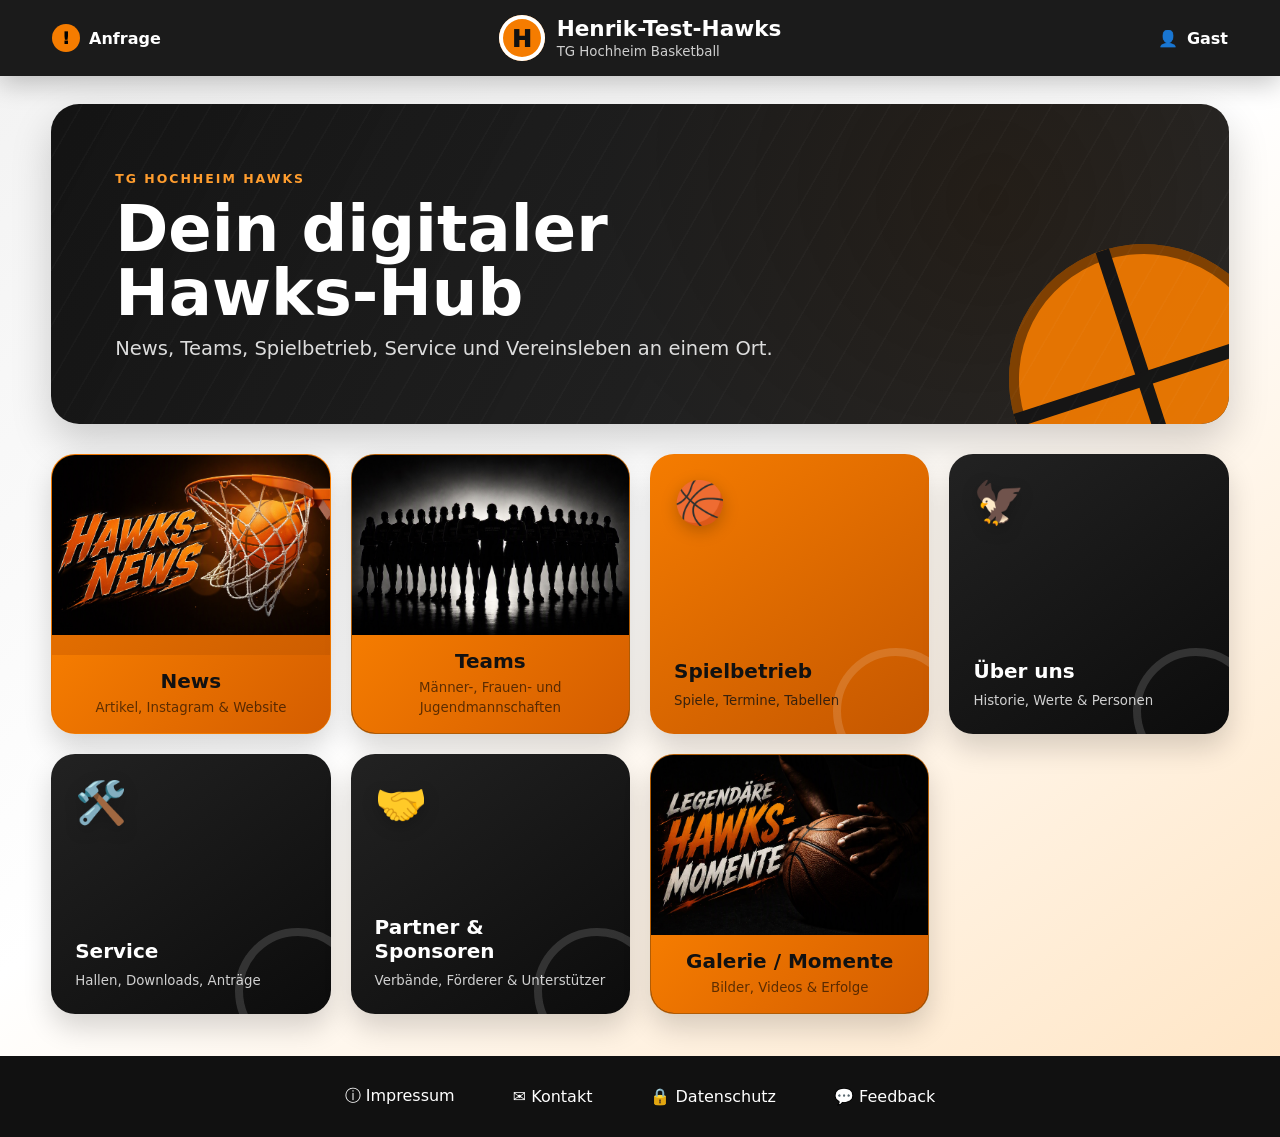
<file: index.html>
<!DOCTYPE html>
<html lang="de">
<head>
  <meta charset="UTF-8" />
  <meta name="viewport" content="width=device-width, initial-scale=1.0" />
  <meta name="theme-color" content="#f57c00" />
  <meta name="description" content="Henrik-Test-Hawks – digitale Vereins-App der TG Hochheim Hawks" />
  <title>Henrik-Test-Hawks</title>
  <link rel="manifest" href="manifest.webmanifest" />
  <link rel="apple-touch-icon" href="assets/icon-192.png" />
  <link rel="stylesheet" href="styles.css?v=39" />
</head>
<body>
  <div class="app-shell">
    <header class="topbar">
      <div class="top-actions-left">
        <button class="top-action" data-modal="requestModal" aria-label="Anfrage öffnen"><span class="icon-circle">!</span><span>Anfrage</span></button>
        <button class="top-action" id="chatRoomsButton" data-modal="chatRoomsModal" aria-label="Chat-Rooms öffnen"><span class="icon-circle chat-icon">💬</span><span>Chat-Rooms</span></button>
      </div>
      <div class="brand" role="banner"><div class="brand-mark">H</div><div><strong>Henrik-Test-Hawks</strong><small>TG Hochheim Basketball</small></div></div>
      <div class="top-actions-right">
        <button class="install-btn" id="installApp" hidden>App installieren</button>
        <button class="top-action user-action" data-modal="userModal" aria-label="Benutzermenü öffnen"><span class="user-icon">👤</span><span id="userDisplayName">Gast</span></button>
      </div>
    </header>

    <main>
      <section class="hero"><div class="hero-content"><span class="eyebrow">TG Hochheim Hawks</span><h1>Dein digitaler Hawks-Hub</h1><p>News, Teams, Spielbetrieb, Service und Vereinsleben an einem Ort.</p></div><div class="hero-ball" aria-hidden="true"></div></section>
      <section class="dashboard" aria-label="Hauptmodule">
        <button class="module-card image-card news-card" data-module="news"><img class="module-card-image" src="assets/newskachel.jpg" alt="Hawks News mit Basketballkorb" /><span class="card-copy"><strong>News</strong><small>Artikel, Instagram &amp; Website</small></span></button>
        <button class="module-card image-card teams-card" data-module="teams"><img class="module-card-image" src="assets/teamskachel.jpg" alt="Silhouetten der Hawks-Mannschaften" /><span class="card-copy"><strong>Teams</strong><small>Männer-, Frauen- und Jugendmannschaften</small></span></button>

        <button class="module-card image-card teams-card" id="myTeamsCard" data-module="myTeams" type="button" hidden>
          <img class="module-card-image" src="assets/meine-teams-hawks.jpeg" alt="Meine Teams der Hawks mit Mannschaft unter einem Basketballkorb" />
          <span class="card-copy"><strong>Meine Teams der Hawks</strong><small>Mannschaft A &amp; U18</small></span>
        </button>

        <button class="module-card" data-module="games"><span class="card-icon">🏀</span><span class="card-copy"><strong>Spielbetrieb</strong><small>Spiele, Termine, Tabellen</small></span></button>
        <button class="module-card" data-module="about"><span class="card-icon">🦅</span><span class="card-copy"><strong>Über uns</strong><small>Historie, Werte &amp; Personen</small></span></button>
        <button class="module-card" data-module="service"><span class="card-icon">🛠️</span><span class="card-copy"><strong>Service</strong><small>Hallen, Downloads, Anträge</small></span></button>
        <button class="module-card" id="digitalModuleCard" data-module="digital"><span class="card-icon">💻</span><span class="card-copy"><strong>Digitale Abteilung</strong><small>Abrechnung &amp; Leitung</small></span></button>
        <button class="module-card" data-module="partners"><span class="card-icon">🤝</span><span class="card-copy"><strong>Partner &amp; Sponsoren</strong><small>Verbände, Förderer &amp; Unterstützer</small></span></button>
        <button class="module-card image-card gallery-card" data-module="gallery"><img class="module-card-image" src="assets/galeriekachel.jpg" alt="Legendäre Hawks-Momente mit Basketball" /><span class="card-copy"><strong>Galerie / Momente</strong><small>Bilder, Videos &amp; Erfolge</small></span></button>
      </section>
    </main>

    <footer class="footer"><button data-modal="imprintModal">ⓘ <span>Impressum</span></button><button data-modal="contactModal">✉ <span>Kontakt</span></button><button data-modal="privacyModal">🔒 <span>Datenschutz</span></button><button data-modal="feedbackModal">💬 <span>Feedback</span></button></footer>
  </div>

  <div class="modal" id="chatRoomsModal" aria-hidden="true"><div class="modal-panel"><button class="close-modal" aria-label="Schließen">×</button><h2>Chat-Rooms</h2><p>Wähle den gewünschten Chat-Room:</p><div class="subgrid chat-room-grid"><button class="subcard orange" data-chat-room="Mannschaft A"><strong>Chat-Room Mannschaft A</strong></button><button class="subcard" data-chat-room="Mannschaft B"><strong>Chat-Room Mannschaft B</strong></button><button class="subcard" data-chat-room="Schiedsrichter"><strong>Chat-Room Schiedsrichter</strong></button><button class="subcard orange" data-chat-room="Trainer"><strong>Chat-Room Trainer</strong></button></div><div class="note">Die Chat-Räume sind als auswählbare Bereiche vorbereitet. Für echte Nachrichten, Benutzerkonten und Speicherung ist später eine Server- oder Datenbankanbindung erforderlich.</div></div></div>

  <div class="modal" id="userModal" aria-hidden="true"><div class="modal-panel compact"><button class="close-modal" aria-label="Schließen">×</button><div id="loginView"><h2>Log-in</h2><p>Mit einem Testbenutzer anmelden, um die Rollen und Berechtigungen zu prüfen.</p><form class="app-form" id="loginForm"><label>Benutzername<input id="loginName" name="username" type="text" autocomplete="username" required /></label><label>Passwort<input id="loginPassword" name="password" type="password" autocomplete="current-password" required /></label><p class="login-error" id="loginError" role="alert" hidden>Benutzername oder Passwort ist nicht korrekt.</p><button class="primary-btn" type="submit">Anmelden</button></form><div class="demo-credentials"><strong>Testzugänge</strong><span>Admin / Admin01</span><span>Spieler A / Spieler01</span></div></div><div id="accountView" hidden><h2>Benutzerkonto</h2><div class="account-summary"><span class="account-avatar">👤</span><div><strong id="accountName">Gast</strong><small id="accountRole">Rolle: Gast</small></div></div><button class="secondary-btn full-width" id="logoutButton" type="button">Abmelden</button></div><div class="note">Test-Prototyp: Zugangsdaten und Rollenprüfung laufen ausschließlich im Browser und stellen keine sichere Zugriffskontrolle dar.</div></div></div>

  <div class="modal" id="requestModal" aria-hidden="true"><div class="modal-panel"><button class="close-modal" aria-label="Schließen">×</button><h2>Anfrage</h2><form class="app-form" data-demo-form><label>E-Mail-Adresse<input type="email" placeholder="name@beispiel.de" required /></label><label>Thema<select required><option value="">Bitte auswählen</option><option>Training</option><option>Spiel</option><option>Bitte Rückmeldung</option></select></label><label>Nachricht<textarea rows="6" placeholder="Worum geht es?" required></textarea></label><button class="primary-btn" type="submit">Anfrage senden</button></form></div></div>
  <div class="modal" id="imprintModal" aria-hidden="true"><div class="modal-panel"><button class="close-modal" aria-label="Schließen">×</button><h2>Impressum</h2><div class="info-box"><strong>TG Hochheim Hawks</strong><p>Adresse: Musterstraße 1, 65239 Hochheim am Main</p><p>E-Mail: info@tg-hochheim-hawks.de</p><p>Homepage: www.tg-hochheim-hawks.de</p></div></div></div>
  <div class="modal" id="contactModal" aria-hidden="true"><div class="modal-panel"><button class="close-modal" aria-label="Schließen">×</button><h2>Kontakt</h2><div class="contact-list"><div><strong>Vorstand</strong><a href="mailto:vorstand@tg-hochheim-hawks.de">vorstand@tg-hochheim-hawks.de</a></div><div><strong>Sportliche Leitung</strong><a href="mailto:sl@tg-hochheim-hawks.de">sl@tg-hochheim-hawks.de</a></div><div><strong>Spielbetrieb</strong><a href="mailto:spielbetrieb@tg-hochheim-hawks.de">spielbetrieb@tg-hochheim-hawks.de</a></div></div></div></div>
  <div class="modal" id="privacyModal" aria-hidden="true"><div class="modal-panel"><button class="close-modal" aria-label="Schließen">×</button><h2>Datenschutzhinweis</h2><p>Der Schutz Ihrer personenbezogenen Daten ist uns wichtig. Diese Demo-App speichert grundsätzlich keine personenbezogenen Daten dauerhaft.</p><p>Bei externen Links und der Bereitstellung über GitHub Pages gelten zusätzlich die Datenschutzbestimmungen der jeweiligen Anbieter.</p><p>Stand: Juli 2026.</p></div></div>
  <div class="modal" id="feedbackModal" aria-hidden="true"><div class="modal-panel"><button class="close-modal" aria-label="Schließen">×</button><h2>Feedback</h2><form class="app-form" data-demo-form><label>Dein Feedback<textarea rows="6" required></textarea></label><button class="primary-btn" type="submit">SEND</button></form></div></div>

  <div class="modal" id="moduleModal" aria-hidden="true"><div class="modal-panel module-panel"><button class="close-modal" aria-label="Schließen">×</button><button class="back-btn" id="moduleBack" type="button" hidden>← Zurück</button><div id="moduleContent"></div></div></div>
  <div class="toast" id="toast" role="status" aria-live="polite"></div>

  <script src="app.js?v=39"></script>
</body>
</html>
</file>
<file: styles.css>
:root {
  --orange: #f57c00;
  --orange-light: #ff9d2e;
  --black: #121212;
  --charcoal: #202020;
  --white: #ffffff;
  --offwhite: #f5f5f5;
  --gray: #d9d9d9;
  --shadow: 0 18px 40px rgba(0,0,0,.18);
}
* { box-sizing: border-box; }
html { scroll-behavior: smooth; }
body {
  margin: 0;
  font-family: Inter, ui-sans-serif, system-ui, -apple-system, BlinkMacSystemFont, "Segoe UI", sans-serif;
  color: var(--black);
  background: linear-gradient(145deg, #f2f2f2, #fff 48%, #ffe4c2);
  min-height: 100vh;
}
button, input, textarea, select { font: inherit; }
button { cursor: pointer; }
.app-shell { min-height: 100vh; display: flex; flex-direction: column; }
.topbar {
  position: sticky; top: 0; z-index: 20;
  min-height: 76px; padding: 12px clamp(16px, 4vw, 42px);
  display: grid; grid-template-columns: 1fr auto 1fr; align-items: center;
  background: rgba(18,18,18,.96); color: white; box-shadow: 0 8px 24px rgba(0,0,0,.22);
}
.brand { display: flex; gap: 12px; align-items: center; justify-self: center; }
.brand strong { display: block; font-size: clamp(1rem, 2vw, 1.35rem); }
.brand small { color: #cfcfcf; }
.brand-mark {
  width: 46px; height: 46px; border-radius: 50%; display: grid; place-items: center;
  background: var(--orange); color: var(--black); font-weight: 1000; font-size: 1.45rem;
  box-shadow: inset 0 0 0 4px white;
}
.top-action {
  border: 0; color: white; background: transparent; display: inline-flex; align-items: center; gap: 9px;
  font-weight: 800; padding: 10px; border-radius: 14px;
}
.top-action:hover { background: rgba(255,255,255,.1); }
.top-actions-left { justify-self: start; display: flex; align-items: center; gap: 6px; }
.user-action { justify-self: end; }
.icon-circle { width: 28px; height: 28px; border-radius: 50%; background: var(--orange); display: grid; place-items: center; color: black; font-weight: 1000; }
.chat-icon { font-size: .9rem; }
.chat-room-grid { grid-template-columns: repeat(2, minmax(0, 1fr)); }

.hero {
  position: relative; overflow: hidden; min-height: 265px; margin: 28px clamp(16px, 4vw, 54px) 18px;
  padding: clamp(28px, 6vw, 64px); border-radius: 28px; color: white;
  background: linear-gradient(118deg, rgba(15,15,15,.98), rgba(28,28,28,.94)), radial-gradient(circle at 80% 30%, var(--orange), transparent 40%);
  box-shadow: var(--shadow);
}
.hero::after { content:""; position:absolute; inset:0; background: repeating-linear-gradient(120deg, transparent 0 26px, rgba(255,255,255,.025) 27px 28px); }
.hero-content { position: relative; z-index: 2; max-width: 700px; }
.eyebrow { color: var(--orange-light); text-transform: uppercase; letter-spacing: .16em; font-size: .78rem; font-weight: 900; }
h1 { font-size: clamp(2rem, 5vw, 4rem); margin: 10px 0 12px; line-height: 1; }
.hero p { margin: 0; color: #ddd; font-size: clamp(1rem, 2vw, 1.22rem); }
.hero-ball {
  position: absolute; right: -50px; bottom: -90px; width: 270px; height: 270px; border-radius: 50%;
  background: var(--orange); opacity: .92; transform: rotate(-18deg);
  box-shadow: inset 0 0 0 10px rgba(0,0,0,.45);
}
.hero-ball::before, .hero-ball::after { content:""; position:absolute; background:#151515; }
.hero-ball::before { width: 14px; height: 100%; left: 50%; transform: translateX(-50%); }
.hero-ball::after { height: 14px; width: 100%; top: 50%; transform: translateY(-50%); }
.dashboard {
  display: grid; grid-template-columns: repeat(4, minmax(0, 1fr)); gap: 20px;
  padding: 12px clamp(16px, 4vw, 54px) 42px;
}
.module-card {
  min-height: 190px; border: 0; border-radius: 24px; padding: 24px; text-align: left;
  color: white; background: linear-gradient(145deg, #222, #0c0c0c); box-shadow: 0 14px 28px rgba(0,0,0,.16);
  display: flex; flex-direction: column; justify-content: space-between; position: relative; overflow: hidden;
  transition: transform .2s ease, box-shadow .2s ease;
}
.module-card:nth-child(3n+1) { background: linear-gradient(145deg, var(--orange), #c55700); color: #111; }
.module-card::after { content:""; position:absolute; width:110px; height:110px; right:-30px; bottom:-40px; border:8px solid rgba(255,255,255,.14); border-radius:50%; }
.module-card:hover { transform: translateY(-6px); box-shadow: 0 20px 34px rgba(0,0,0,.22); }
.card-icon { font-size: 2.6rem; filter: drop-shadow(0 5px 8px rgba(0,0,0,.22)); }
.card-copy { display:block; position:relative; z-index:2; }
.card-copy strong { display:block; font-size:1.25rem; margin-bottom:7px; }
.card-copy small { opacity:.8; line-height:1.35; }
.footer {
  margin-top: auto; display:flex; justify-content:center; gap: clamp(8px, 4vw, 34px); flex-wrap:wrap;
  padding: 20px; background:#111; color:white;
}
.footer button { border:0; background:transparent; color:white; padding:10px 12px; border-radius:12px; }
.footer button:hover { background:#292929; color:var(--orange-light); }
.modal { position: fixed; inset: 0; z-index: 100; display:none; place-items:center; padding:20px; background:rgba(0,0,0,.72); backdrop-filter: blur(7px); }
.modal.open { display:grid; }
.modal-panel {
  width:min(720px, 100%); max-height:90vh; overflow:auto; border-radius:24px; background:white; padding:30px;
  position:relative; box-shadow:0 30px 80px rgba(0,0,0,.4); animation:pop .2s ease-out;
}
.modal-panel.compact { width:min(430px, 100%); }
.module-panel { width:min(1000px, 100%); min-height:430px; background: linear-gradient(rgba(255,255,255,.94), rgba(255,255,255,.94)), radial-gradient(circle at 82% 20%, var(--orange) 0 90px, transparent 92px); }
@keyframes pop { from { opacity:0; transform:scale(.96) translateY(10px); } }
.close-modal { position:absolute; top:14px; right:16px; border:0; background:#efefef; width:38px; height:38px; border-radius:50%; font-size:1.5rem; }
.close-modal:hover { background:var(--orange); }
h2 { margin-top:0; font-size:clamp(1.5rem, 3vw, 2.2rem); }
.action-stack { display:grid; gap:12px; }
.primary-btn, .secondary-btn { border:0; border-radius:14px; padding:14px 18px; font-weight:900; }
.primary-btn { background:var(--orange); color:#111; }
.primary-btn:hover { background:var(--orange-light); }
.secondary-btn { background:#161616; color:white; }
.app-form { display:grid; gap:17px; }
.app-form label { display:grid; gap:8px; font-weight:800; }
input, textarea, select { width:100%; border:1px solid #c9c9c9; border-radius:12px; padding:13px 14px; background:#fafafa; }
input:focus, textarea:focus, select:focus { outline:3px solid rgba(245,124,0,.2); border-color:var(--orange); }
.info-box { background:#f4f4f4; padding:18px; border-left:5px solid var(--orange); border-radius:14px; }
.info-box.muted { color:#555; }
.contact-list { display:grid; gap:12px; }
.contact-list div { display:grid; gap:4px; padding:16px; border-radius:14px; background:#f3f3f3; }
a { color:#b64f00; }
.back-btn { border:0; background:transparent; color:#9c4300; font-weight:900; padding:0 0 18px; }
.module-header { margin-bottom:24px; padding-right:52px; }
.module-header p { color:#555; max-width:700px; }
.subgrid { display:grid; grid-template-columns:repeat(3, minmax(0,1fr)); gap:16px; }
.subcard {
  border:0; min-height:150px; padding:20px; border-radius:19px; text-align:left; color:white;
  background:linear-gradient(145deg,#252525,#0d0d0d); display:flex; flex-direction:column; justify-content:space-between;
}
.subcard.orange { background:linear-gradient(145deg,var(--orange-light),#d86400); color:#111; }
.subcard-icon { font-size:2.2rem; }
.subcard strong { font-size:1.07rem; }
.item-list { display:grid; gap:12px; }
.item-row { display:flex; gap:12px; align-items:flex-start; padding:16px; border-radius:15px; background:#f3f3f3; border-left:4px solid var(--orange); }
.item-row span:first-child { font-size:1.4rem; }
.note { font-size:.9rem; color:#666; margin-top:22px; padding:14px; border-radius:12px; background:#fff1df; }
.toast { position:fixed; right:22px; bottom:22px; z-index:200; background:#111; color:white; padding:14px 18px; border-radius:14px; transform:translateY(120px); opacity:0; transition:.25s; }
.toast.show { transform:translateY(0); opacity:1; }

.image-card {
  padding: 0;
  min-height: 245px;
  background: #111;
  border: 1px solid rgba(245,124,0,.7);
}
.image-card::after { display: none; }
.module-card-image {
  display: block;
  width: 100%;
  height: 180px;
  object-fit: cover;
  flex: 0 0 180px;
}
.image-card .card-copy {
  width: 100%;
  padding: 14px 18px 16px;
  background: linear-gradient(135deg, var(--orange), #d45d00);
  color: #111;
  text-align: center;
}
.image-card .card-copy strong { margin-bottom: 4px; }
.image-card .card-copy small { color: rgba(0,0,0,.75); }

@media (max-width: 950px) { .dashboard { grid-template-columns:repeat(2,1fr); } .subgrid { grid-template-columns:repeat(2,1fr); } }
@media (max-width: 620px) {
  .topbar { grid-template-columns:auto 1fr auto; padding:10px 12px; }
  .brand small { display:none; } .brand strong { font-size:.92rem; }
  .top-action span:last-child { display:none; }
  .top-actions-left { gap: 2px; }
  .chat-room-grid { grid-template-columns:1fr; }
  .dashboard { grid-template-columns:1fr; }
  .module-card { min-height:145px; }
  .subgrid { grid-template-columns:1fr; }
  .chat-icon { font-size: .9rem; }
.chat-room-grid { grid-template-columns: repeat(2, minmax(0, 1fr)); }

.hero { min-height:230px; margin:16px; padding:28px 22px; }
  .dashboard { padding:4px 16px 28px; }
  .footer span { display:none; }
}

.top-actions-right { justify-self: end; display: flex; align-items: center; gap: 6px; }
.install-btn { border: 1px solid var(--orange); background: transparent; color: var(--orange-light); border-radius: 12px; padding: 9px 12px; font-weight: 850; }
.install-btn:hover { background: var(--orange); color: #111; }
.privacy-text { line-height: 1.55; }
.privacy-text h3 { margin: 22px 0 7px; font-size: 1.05rem; }
.privacy-text p { margin: 8px 0; }
@media (max-width: 720px) { .install-btn { display: none; } }

.trainer-profile { max-width: 820px; margin: 0 auto; }
.trainer-heading-card {
  min-height: 110px; padding: 20px; border-radius: 19px 19px 0 0;
  background: linear-gradient(145deg, var(--orange-light), #d86400); color: #111;
  display: flex; align-items: center; gap: 16px;
}
.trainer-heading-card h3 { margin: 0; font-size: 1.45rem; }
.trainer-photo { display: block; width: 100%; max-height: 560px; object-fit: contain; background: #111; }
.trainer-copy { padding: 24px; border-radius: 0 0 19px 19px; background: #f5f5f5; line-height: 1.65; }
.trainer-copy h3 { margin-top: 0; font-size: 1.55rem; }
.trainer-copy h4 { margin: 24px 0 10px; }
.trainer-copy blockquote { margin: 10px 0; padding: 12px 16px; border-left: 4px solid var(--orange); background: white; border-radius: 0 10px 10px 0; }
.source-note { margin-top: 24px; font-size: .82rem; color: #666; }
@media (max-width: 620px) { .trainer-copy { padding: 18px; } .trainer-photo { max-height: 430px; } }

.item-row-button {
  width: 100%;
  color: inherit;
  text-align: left;
  font: inherit;
  cursor: pointer;
}
.item-row-button:hover,
.item-row-button:focus-visible {
  transform: translateY(-1px);
  box-shadow: 0 8px 20px rgba(0,0,0,.12);
  outline: none;
}
.item-link-hint { margin-top: 6px; color: #b95000; font-weight: 800; font-size: .9rem; }

/* Benutzer- und Rollen-Konzept – Test-Prototyp */
[hidden] { display: none !important; }
.login-error { margin: 0; padding: 11px 13px; border-radius: 10px; background: #ffe1dc; color: #9b1c0f; font-weight: 800; }
.demo-credentials { display: grid; gap: 5px; margin-top: 18px; padding: 15px; border-radius: 14px; background: #f3f3f3; font-size: .9rem; }
.demo-credentials strong { color: #a54800; }
.account-summary { display: flex; align-items: center; gap: 15px; margin: 20px 0; padding: 18px; border-radius: 16px; background: #f3f3f3; border-left: 5px solid var(--orange); }
.account-summary strong, .account-summary small { display: block; }
.account-summary small { margin-top: 4px; color: #666; }
.account-avatar { display: grid; place-items: center; width: 48px; height: 48px; border-radius: 50%; background: var(--orange); font-size: 1.35rem; }
.full-width { width: 100%; }

/* Trainingszeiten – aus der Excel-Vorlage */
.training-toolbar{display:flex;justify-content:space-between;align-items:center;gap:12px;flex-wrap:wrap;margin:0 0 14px}.role-badge{display:inline-flex;align-items:center;padding:7px 11px;border-radius:999px;font-size:.85rem;font-weight:750}.role-badge.admin{background:#fff0df;color:#9a3f00;border:1px solid #ff9b43}.role-badge.readonly{background:#eef1f4;color:#4d5660;border:1px solid #d2d8de}.training-table-wrap{overflow:auto;border:1px solid rgba(20,20,20,.14);border-radius:16px;background:#fff;max-height:62vh}.training-table{border-collapse:separate;border-spacing:0;min-width:1040px;width:100%;font-size:.86rem}.training-table th,.training-table td{border-right:1px solid #d9dde1;border-bottom:1px solid #d9dde1;padding:8px 9px;min-width:92px;height:42px;vertical-align:middle}.training-table thead th{position:sticky;top:0;z-index:3;background:#ffca0a;color:#111;text-align:center;font-weight:800}.training-table thead tr:nth-child(2) th{top:37px;background:#f7ef00}.training-table .time-heading{left:0;z-index:5;min-width:104px}.training-table tbody th{position:sticky;left:0;z-index:2;background:#f6f7f8;text-align:right;white-space:nowrap;font-weight:700;min-width:104px}.training-table tbody td{background:#fff;white-space:pre-wrap}.training-table tbody td[contenteditable="true"]{background:#fffaf2;outline:none;cursor:text}.training-table tbody td[contenteditable="true"]:focus{box-shadow:inset 0 0 0 2px #ff7a00;background:#fff}.training-table th:last-child,.training-table td:last-child{border-right:0}.training-table tbody tr:last-child th,.training-table tbody tr:last-child td{border-bottom:0}@media(max-width:700px){.training-table{font-size:.78rem}.training-table th,.training-table td{min-width:82px;padding:7px 6px}.training-table .time-heading,.training-table tbody th{min-width:88px}.training-toolbar .primary-btn{width:100%}}

/* Wochenend-Hallenzeiten und Zeitanfragen */
.weekend-table-wrap{overflow:auto;border:1px solid rgba(20,20,20,.14);border-radius:16px;background:#fff;max-height:62vh}.weekend-table{border-collapse:separate;border-spacing:0;min-width:2850px;width:100%;font-size:.82rem}.weekend-table th,.weekend-table td{border-right:1px solid #d9dde1;border-bottom:1px solid #d9dde1;padding:7px 8px;min-width:82px;height:40px;vertical-align:middle}.weekend-table thead th{position:sticky;top:0;z-index:3;background:#ffca0a;color:#111;text-align:center;font-weight:800;white-space:nowrap}.weekend-table .weekend-date-heading{left:0;z-index:5;min-width:112px}.weekend-table tbody th{position:sticky;left:0;z-index:2;background:#f7ef00;color:#111;text-align:center;white-space:nowrap;font-weight:800;min-width:112px}.weekend-table tbody td{background:#fff;white-space:pre-wrap}.weekend-table tbody td[contenteditable="true"]{background:#fffaf2;outline:none;cursor:text}.weekend-table tbody td[contenteditable="true"]:focus{box-shadow:inset 0 0 0 2px #ff7a00;background:#fff}.weekend-table th:last-child,.weekend-table td:last-child{border-right:0}.weekend-table tbody tr:last-child th,.weekend-table tbody tr:last-child td{border-bottom:0}.request-panel{margin-top:24px;padding:20px;border:1px solid #e0e0e0;border-radius:16px;background:#f7f7f7}.request-panel h3{margin:0 0 7px}.request-panel>p{margin:0 0 18px;color:#5b5b5b}.request-grid{grid-template-columns:repeat(3,minmax(0,1fr))}.request-wide{grid-column:1/-1}.request-list{display:grid;gap:12px}.request-item{display:flex;align-items:flex-start;justify-content:space-between;gap:16px;padding:15px;border-radius:13px;background:#fff;border-left:4px solid var(--orange)}.request-item div{display:grid;gap:4px}.request-item small{color:#666}.request-item p{margin:5px 0 0}.secondary-btn{border:1px solid #aaa;background:#fff;border-radius:10px;padding:9px 12px;font-weight:800;white-space:nowrap}.muted-copy{color:#666;margin:0}@media(max-width:700px){.weekend-table{font-size:.76rem}.weekend-table th,.weekend-table td{min-width:75px;padding:6px}.weekend-table .weekend-date-heading,.weekend-table tbody th{min-width:100px}.request-grid{grid-template-columns:1fr}.request-wide{grid-column:auto}.request-item{flex-direction:column}.request-item .secondary-btn{width:100%}}
</file>
